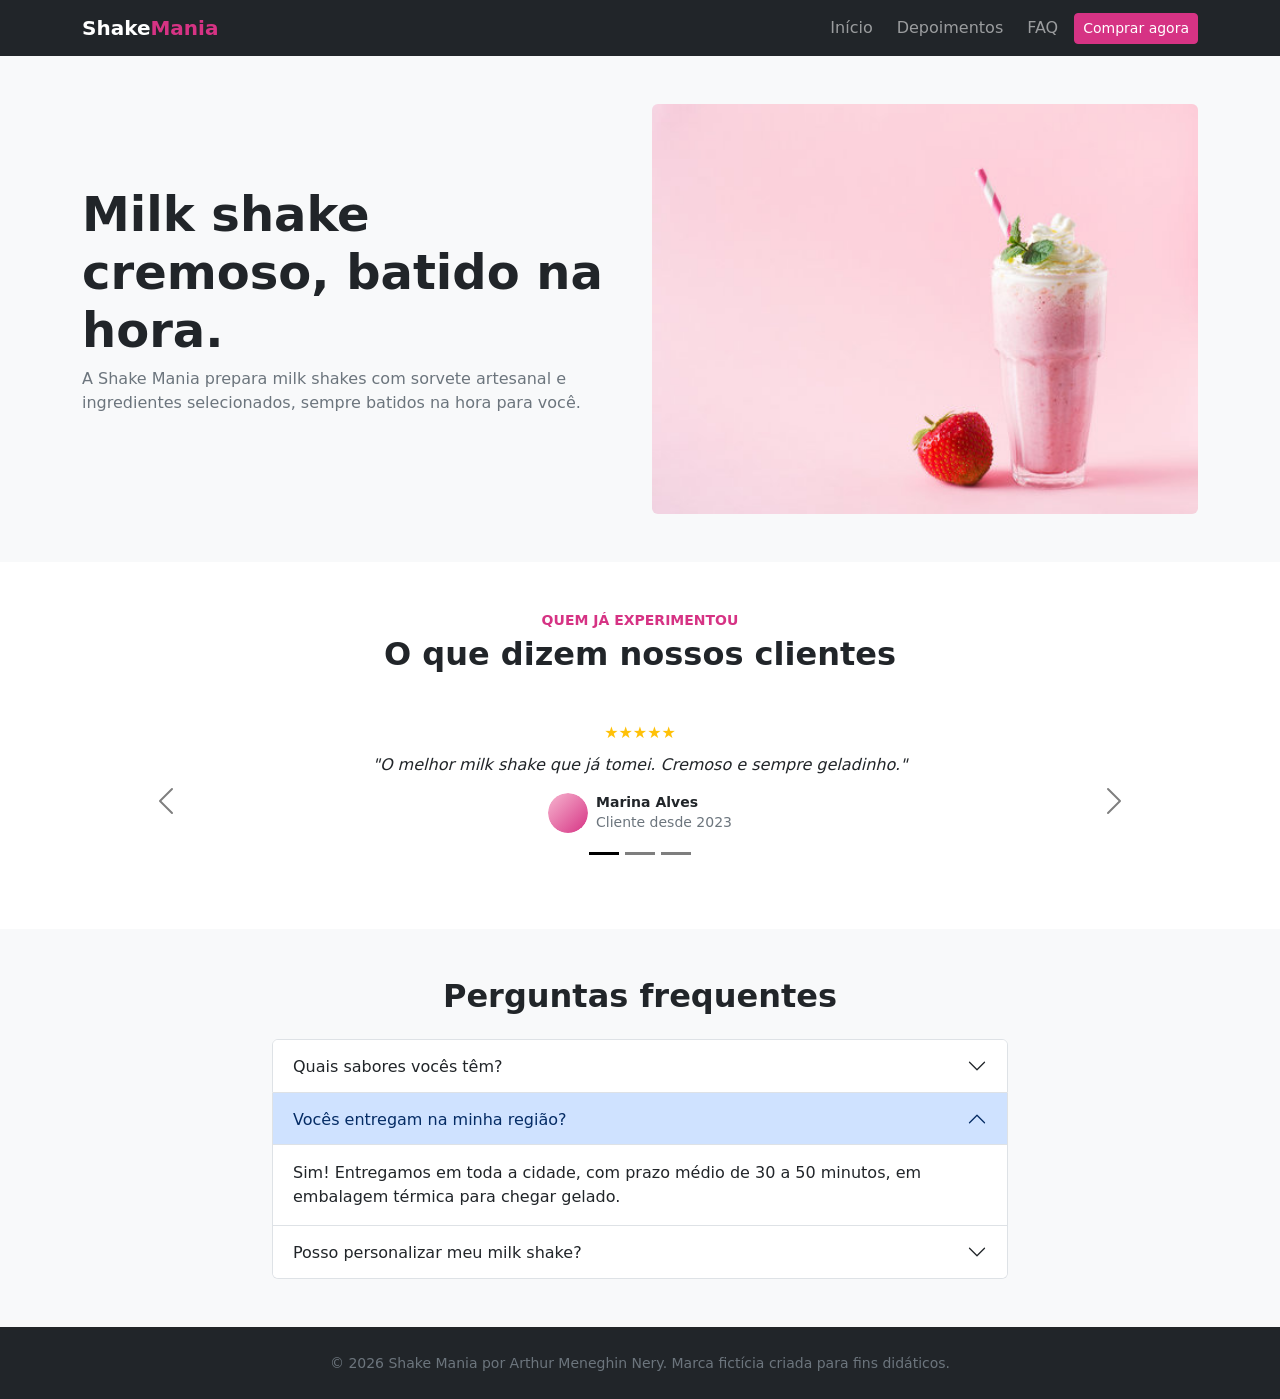
<file: Ex Bootstrap/index.html>
<!DOCTYPE html>
<html lang="pt-BR">
<head>
  <meta charset="UTF-8">
  <meta name="viewport" content="width=device-width, initial-scale=1">
  <title>Shake Mania</title>

  <link href="https://cdn.jsdelivr.net/npm/bootstrap@5.3.3/dist/css/bootstrap.min.css" rel="stylesheet">
  <link href="css/style.css" rel="stylesheet">
</head>
<body>

  <nav class="navbar navbar-expand bg-dark sticky-top" data-bs-theme="dark">
    <div class="container">
      <a class="navbar-brand fw-bold" href="#inicio">Shake<span class="text-shake">Mania</span></a>

      <ul class="navbar-nav ms-auto flex-row align-items-center gap-1 gap-sm-2">
        <li class="nav-item"><a class="nav-link" href="#inicio">Início</a></li>
        <li class="nav-item"><a class="nav-link" href="#depoimentos">Depoimentos</a></li>
        <li class="nav-item"><a class="nav-link" href="#faq">FAQ</a></li>
        <li class="nav-item">
          <button type="button" class="btn btn-shake btn-sm" data-bs-toggle="modal" data-bs-target="#modalPedido">
            Comprar agora
          </button>
        </li>
      </ul>
    </div>
  </nav>

  <div class="modal fade" id="modalPedido" tabindex="-1" aria-labelledby="modalPedidoLabel" aria-hidden="true">
    <div class="modal-dialog">
      <div class="modal-content">
        <div class="modal-header">
          <h1 class="modal-title fs-5" id="modalPedidoLabel">Faça seu pedido:</h1>
          <button type="button" class="btn-close" data-bs-dismiss="modal" aria-label="Fechar"></button>
        </div>

        <div class="modal-body">
          <div class="form-check mb-3">
            <input class="form-check-input" type="checkbox" value="" id="kit">
            <label class="form-check-label" for="kit">Combo degustação (3 minis)</label>
          </div>
          <div class="form-check mb-3">
            <input class="form-check-input" type="checkbox" value="" id="shake1">
            <label class="form-check-label" for="shake1">1 milk shake de 500ml</label>
          </div>
          <div class="form-check">
            <input class="form-check-input" type="checkbox" value="" id="shake5">
            <label class="form-check-label" for="shake5">5 milk shakes de 500ml</label>
          </div>
        </div>

        <div class="modal-footer">
          <button type="button" class="btn btn-primary">Ir para o carrinho</button>
        </div>
      </div>
    </div>
  </div>

  <main>
    <section id="inicio" class="bg-light py-5">
      <div class="container">
        <div class="row align-items-center g-4">
          <div class="col-lg-6">
            <h1 class="display-5 fw-bold">Milk shake cremoso, batido na hora.</h1>
            <p class="lead fs-6 text-secondary">
              A Shake Mania prepara milk shakes com sorvete artesanal e ingredientes
              selecionados, sempre batidos na hora para você.
            </p>
          </div>
          <div class="col-lg-6">
            <img src="./img/milshake.jpg" class="img-fluid rounded w-100" alt="Imagem de destaque da Shake Mania">
          </div>
        </div>
      </div>
    </section>

    <section id="depoimentos" class="bg-white py-5">
      <div class="container text-center">
        <p class="text-shake fw-bold text-uppercase small mb-1">Quem já experimentou</p>
        <h2 class="fw-bold mb-5">O que dizem nossos clientes</h2>

        <div id="carouselDepoimentos" class="carousel slide" data-bs-theme="dark" data-bs-ride="carousel">
          <div class="carousel-indicators">
            <button type="button" data-bs-target="#carouselDepoimentos" data-bs-slide-to="0" class="active" aria-current="true" aria-label="Depoimento 1"></button>
            <button type="button" data-bs-target="#carouselDepoimentos" data-bs-slide-to="1" aria-label="Depoimento 2"></button>
            <button type="button" data-bs-target="#carouselDepoimentos" data-bs-slide-to="2" aria-label="Depoimento 3"></button>
          </div>

          <div class="carousel-inner pb-5">

            <div class="carousel-item active">
              <div class="row justify-content-center">
                <div class="col-md-8 col-lg-6">
                  <div class="text-warning mb-2">★★★★★</div>
                  <p class="fst-italic">"O melhor milk shake que já tomei. Cremoso e sempre geladinho."</p>
                  <div class="d-flex justify-content-center align-items-center gap-2">
                    <img src="img/avatar-1.svg" class="rounded-circle" width="40" height="40" alt="Foto de Marina Alves">
                    <div class="text-start lh-sm">
                      <strong class="d-block small">Marina Alves</strong>
                      <small class="text-secondary">Cliente desde 2023</small>
                    </div>
                  </div>
                </div>
              </div>
            </div>

            <div class="carousel-item">
              <div class="row justify-content-center">
                <div class="col-md-8 col-lg-6">
                  <div class="text-warning mb-2">★★★★</div>
                  <p class="fst-italic">"O sabor de morango é incrível e a porção é bem generosa. Virou meu vício."</p>
                  <div class="d-flex justify-content-center align-items-center gap-2">
                    <img src="img/avatar-2.svg" class="rounded-circle" width="40" height="40" alt="Foto de Rafael Costa">
                    <div class="text-start lh-sm">
                      <strong class="d-block small">Rafael Costa</strong>
                      <small class="text-secondary">Cliente desde 2024</small>
                    </div>
                  </div>
                </div>
              </div>
            </div>

            <div class="carousel-item">
              <div class="row justify-content-center">
                <div class="col-md-8 col-lg-6">
                  <div class="text-warning mb-2">★★★</div>
                  <p class="fst-italic">"Adoro saber que usam ingredientes de qualidade. Entrega rápida e atendimento ótimo."</p>
                  <div class="d-flex justify-content-center align-items-center gap-2">
                    <img src="img/avatar-3.svg" class="rounded-circle" width="40" height="40" alt="Foto de Camila Souza">
                    <div class="text-start lh-sm">
                      <strong class="d-block small">Camila Souza</strong>
                      <small class="text-secondary">Cliente desde 2025</small>
                    </div>
                  </div>
                </div>
              </div>
            </div>
          </div>

          <button class="carousel-control-prev" type="button" data-bs-target="#carouselDepoimentos" data-bs-slide="prev">
            <span class="carousel-control-prev-icon" aria-hidden="true"></span>
            <span class="visually-hidden">Anterior</span>
          </button>
          <button class="carousel-control-next" type="button" data-bs-target="#carouselDepoimentos" data-bs-slide="next">
            <span class="carousel-control-next-icon" aria-hidden="true"></span>
            <span class="visually-hidden">Próximo</span>
          </button>
        </div>
      </div>
    </section>

    <section id="faq" class="bg-light py-5">
      <div class="container">
        <h2 class="fw-bold text-center mb-4">Perguntas frequentes</h2>

        <div class="row justify-content-center">
          <div class="col-lg-8">
            <div class="accordion" id="accordionFaq">

              <div class="accordion-item">
                <h3 class="accordion-header">
                  <button class="accordion-button collapsed" type="button" data-bs-toggle="collapse" data-bs-target="#faq1" aria-expanded="false" aria-controls="faq1">
                    Quais sabores vocês têm?
                  </button>
                </h3>
                <div id="faq1" class="accordion-collapse collapse" data-bs-parent="#accordionFaq">
                  <div class="accordion-body">
                    Temos morango, chocolate, baunilha, ovomaltine e doce de leite, além de sabores especiais que mudam todo mês.
                  </div>
                </div>
              </div>

              <div class="accordion-item">
                <h3 class="accordion-header">
                  <button class="accordion-button" type="button" data-bs-toggle="collapse" data-bs-target="#faq2" aria-expanded="true" aria-controls="faq2">
                    Vocês entregam na minha região?
                  </button>
                </h3>
                <div id="faq2" class="accordion-collapse collapse show" data-bs-parent="#accordionFaq">
                  <div class="accordion-body">
                    Sim! Entregamos em toda a cidade, com prazo médio de 30 a 50 minutos, em embalagem térmica para chegar gelado.
                  </div>
                </div>
              </div>

              <div class="accordion-item">
                <h3 class="accordion-header">
                  <button class="accordion-button collapsed" type="button" data-bs-toggle="collapse" data-bs-target="#faq3" aria-expanded="false" aria-controls="faq3">
                    Posso personalizar meu milk shake?
                  </button>
                </h3>
                <div id="faq3" class="accordion-collapse collapse" data-bs-parent="#accordionFaq">
                  <div class="accordion-body">
                    Pode sim! Você escolhe o sabor, a cobertura e pode adicionar chantilly, calda ou granulado.
                  </div>
                </div>
              </div>

            </div>
          </div>
        </div>
      </div>
    </section>
  </main>

  <footer class="bg-dark text-light text-center py-4">
    <small class="text-secondary">© 2026 Shake Mania por Arthur Meneghin Nery. Marca fictícia criada para fins didáticos.</small>
  </footer>

  <script src="https://cdn.jsdelivr.net/npm/bootstrap@5.3.3/dist/js/bootstrap.bundle.min.js"></script>
</body>
</html>
</file>
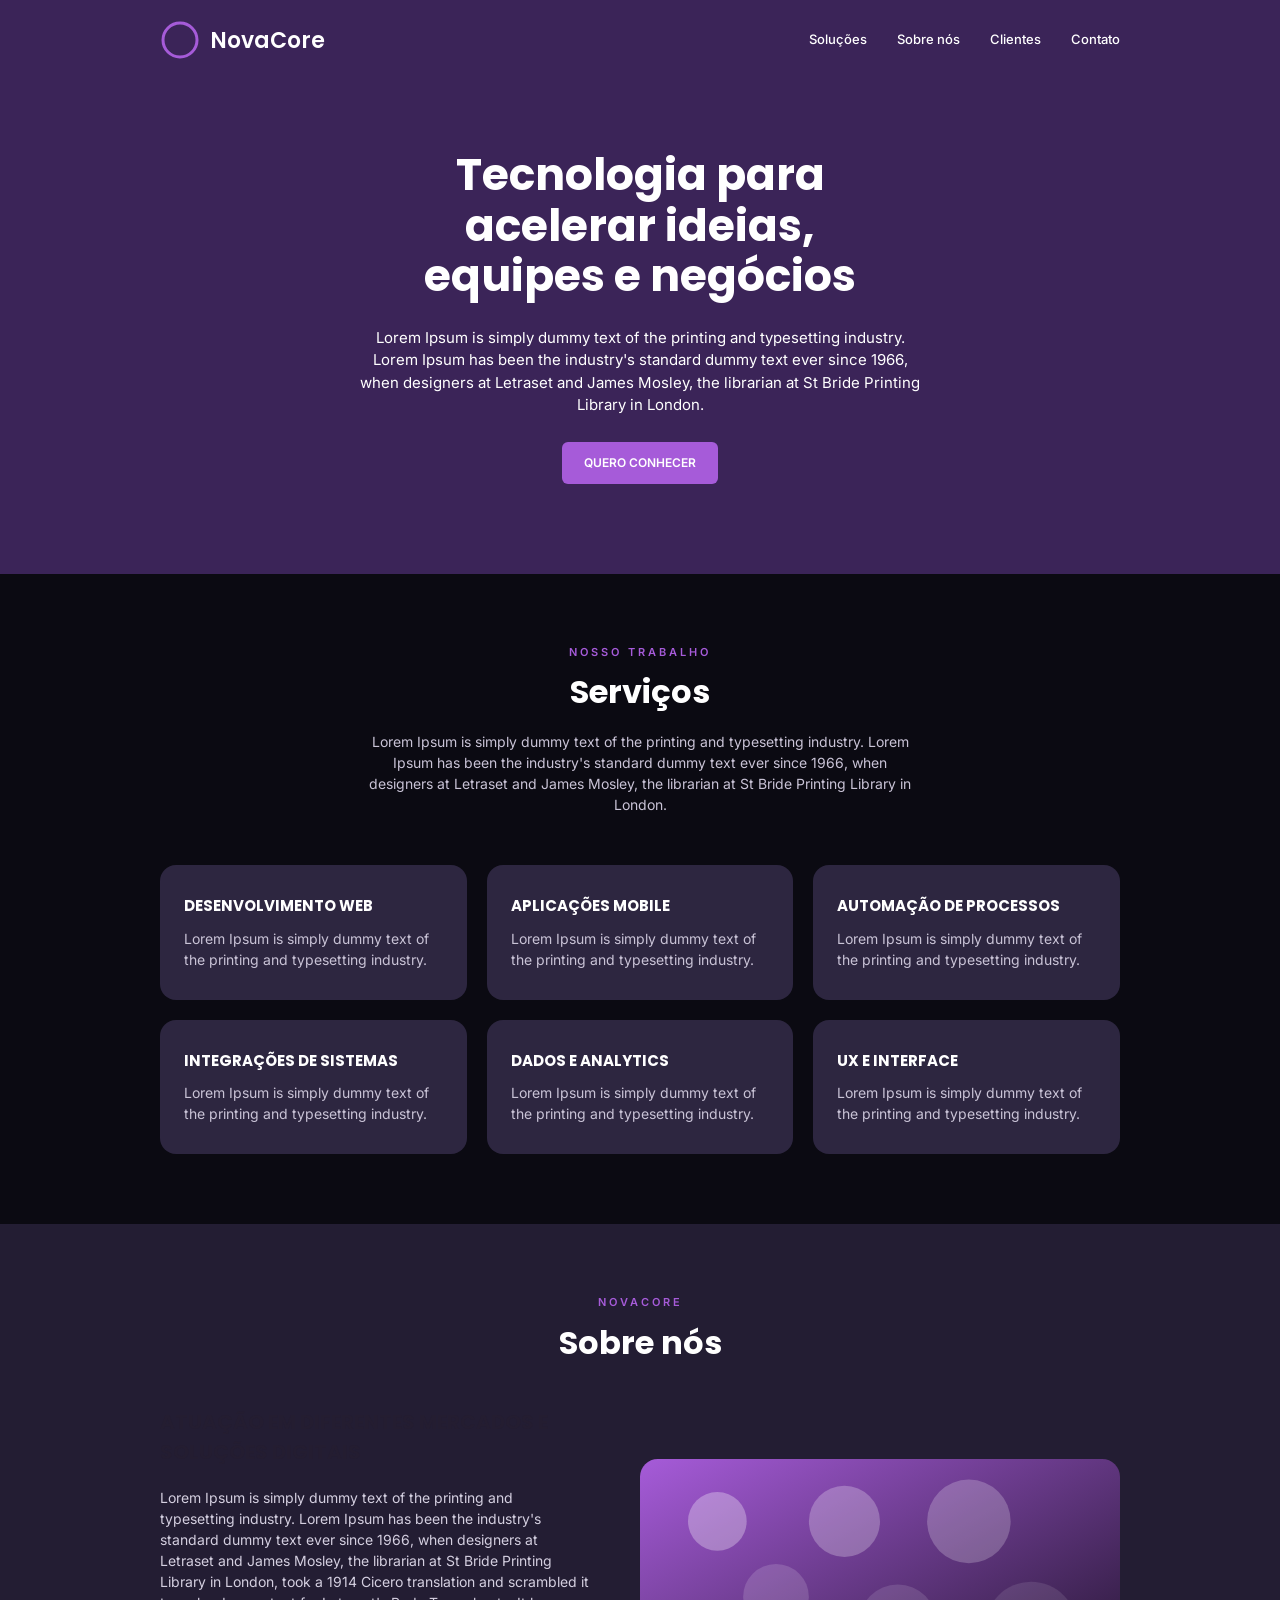
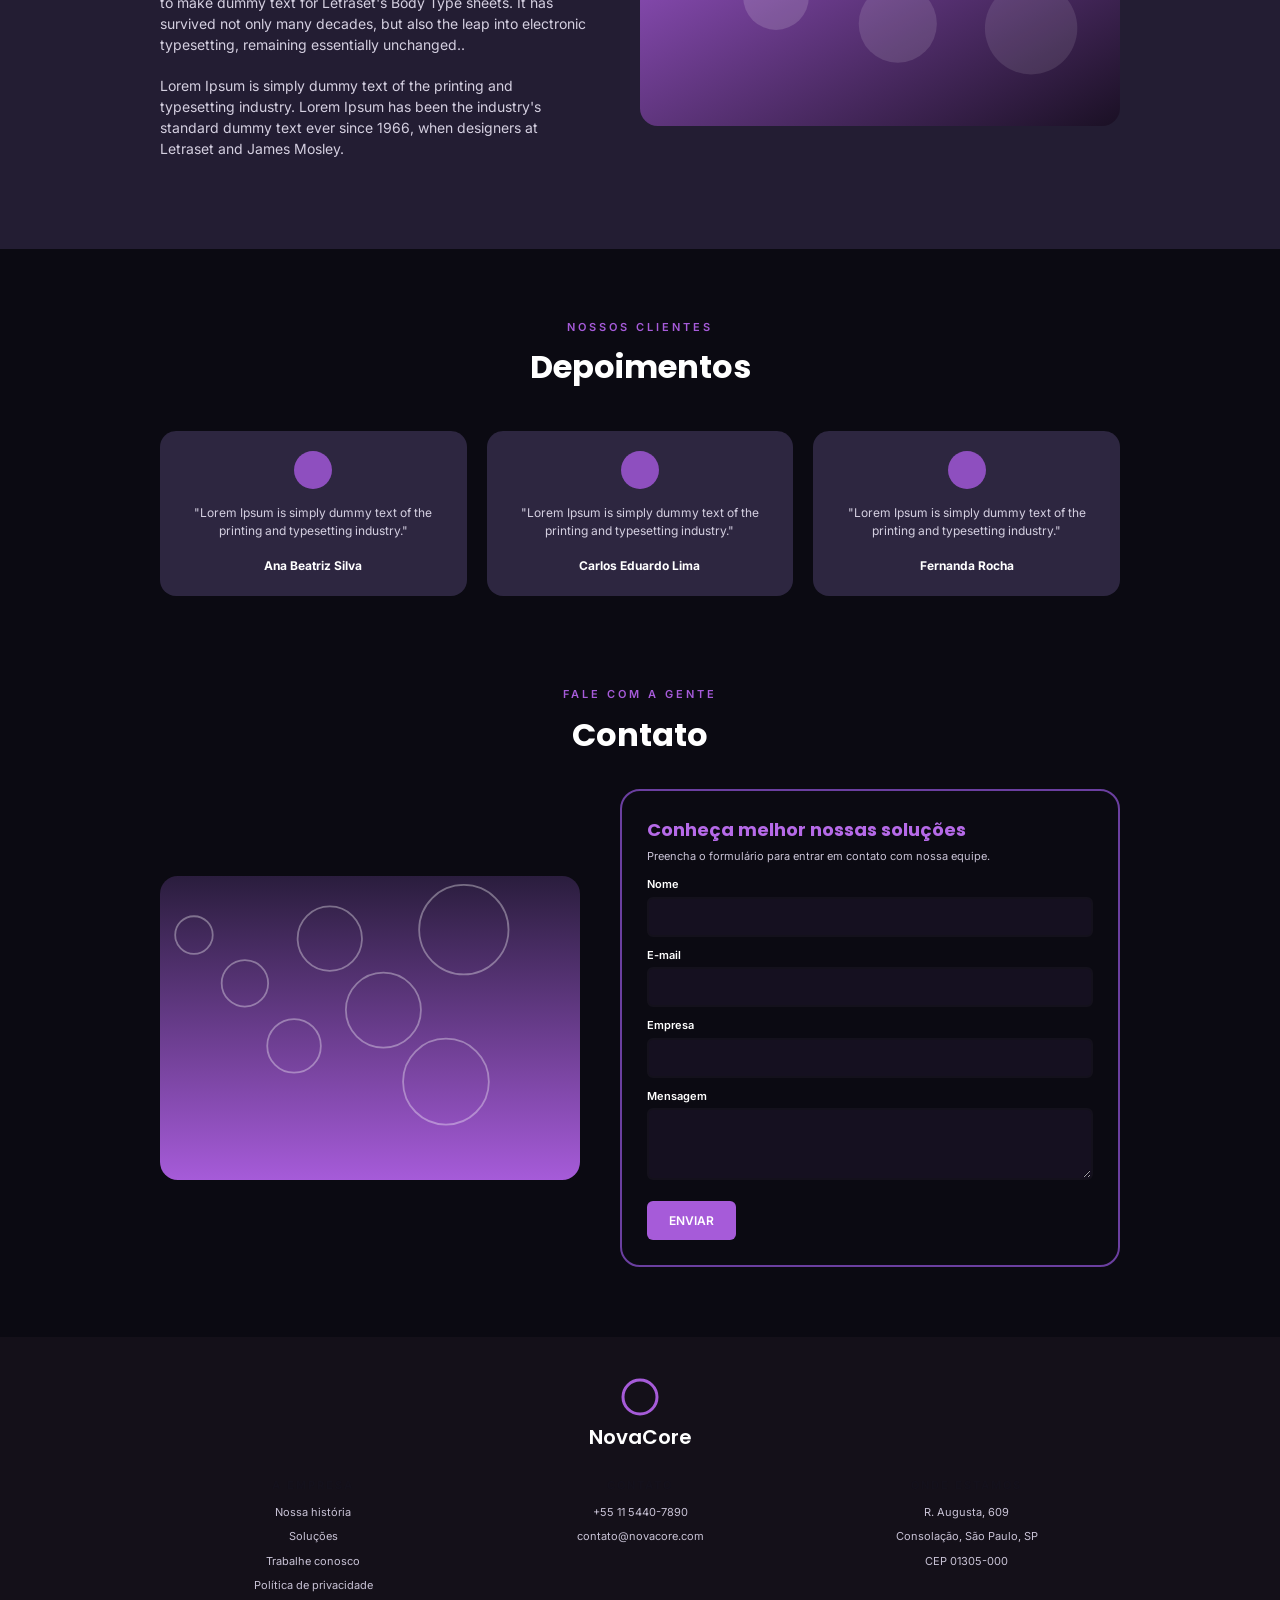
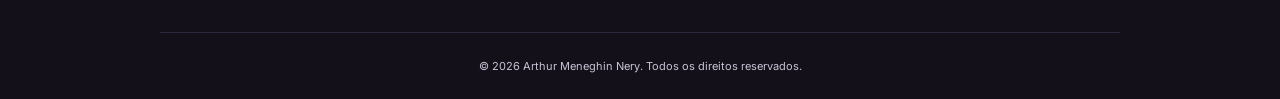
<file: Ex Revisao/index.html>
<!DOCTYPE html>
<html lang="pt-BR">
<head>
  <meta charset="UTF-8">
  <meta name="viewport" content="width=device-width, initial-scale=1.0">
  <title>NovaCore</title>
  <link rel="preconnect" href="https://fonts.googleapis.com">
  <link rel="preconnect" href="https://fonts.gstatic.com" crossorigin>
  <link href="https://fonts.googleapis.com/css2?family=Inter:wght@400;500;600&family=Poppins:wght@500;600;700&display=swap" rel="stylesheet">
  <link rel="stylesheet" href="css/style.css">
</head>

<body>

    <header class="topo">
    <nav class="menu container">
      <a href="#" class="logo">
        <img src="img/logo.svg" alt="Logo NovaCore">
        <span>NovaCore</span>
      </a>

      <ul class="menu-links">
        <li><a href="#servicos">Soluções</a></li>
        <li><a href="#sobre">Sobre nós</a></li>
        <li><a href="#clientes">Clientes</a></li>
        <li><a href="#contato">Contato</a></li>
      </ul>
    </nav>

    <div class="hero">
      <h1>Tecnologia para acelerar ideias,<br>equipes e negócios</h1>
      <p>Lorem Ipsum is simply dummy text of the printing and typesetting industry. Lorem Ipsum has been the industry's standard dummy text ever since 1966, when designers at Letraset and James Mosley, the librarian at St Bride Printing Library in London.</p>
      <a href="#servicos" class="botao">Quero conhecer</a>
    </div>
  </header>

  <main>

    <section id="servicos" class="secao secao-escura">
      <div class="container">
        <p class="subtitulo">Nosso trabalho</p>
        <h2>Serviços</h2>
        <p class="texto-secao">Lorem Ipsum is simply dummy text of the printing and typesetting industry. Lorem Ipsum has been the industry's standard dummy text ever since 1966, when designers at Letraset and James Mosley, the librarian at St Bride Printing Library in London.</p>

        <div class="grade-servicos">
          <article class="card">
            <h3>Desenvolvimento web</h3>
            <p>Lorem Ipsum is simply dummy text of the printing and typesetting industry.</p>
          </article>

          <article class="card">
            <h3>Aplicações mobile</h3>
            <p>Lorem Ipsum is simply dummy text of the printing and typesetting industry. </p>
          </article>

          <article class="card">
            <h3>Automação de processos</h3>
            <p>Lorem Ipsum is simply dummy text of the printing and typesetting industry. </p>
          </article>

          <article class="card">
            <h3>Integrações de sistemas</h3>
            <p>Lorem Ipsum is simply dummy text of the printing and typesetting industry. </p>
          </article>

          <article class="card">
            <h3>Dados e analytics</h3>
            <p>Lorem Ipsum is simply dummy text of the printing and typesetting industry. </p>
          </article>

          <article class="card">
            <h3>UX e interface</h3>
            <p>Lorem Ipsum is simply dummy text of the printing and typesetting industry. </p>
          </article>
        </div>
      </div>
    </section>

    <section id="sobre" class="secao secao-media">
      <div class="container">
        <p class="subtitulo">NovaCore</p>
        <h2>Sobre nós</h2>

        <div class="sobre">
          <div class="sobre-texto">
            <h3>Atuação em diferentes mercados e soluções digitais</h3>
            <p>Lorem Ipsum is simply dummy text of the printing and typesetting industry. Lorem Ipsum has been the industry's standard dummy text ever since 1966, when designers at Letraset and James Mosley, the librarian at St Bride Printing Library in London, took a 1914 Cicero translation and scrambled it to make dummy text for Letraset's Body Type sheets. It has survived not only many decades, but also the leap into electronic typesetting, remaining essentially unchanged..</p>
            <p>Lorem Ipsum is simply dummy text of the printing and typesetting industry. Lorem Ipsum has been the industry's standard dummy text ever since 1966, when designers at Letraset and James Mosley.</p>
          </div>

          <img src="img/sobre.svg" alt="Ilustração com círculos roxos" class="sobre-imagem">
        </div>
      </div>
    </section>

    <section id="clientes" class="secao secao-escura">
      <div class="container">
        <p class="subtitulo">Nossos clientes</p>
        <h2>Depoimentos</h2>

        <div class="grade-depoimentos">
          <article class="card depoimento">
            <div class="avatar"></div>
            <p>"Lorem Ipsum is simply dummy text of the printing and typesetting industry."</p>
            <strong>Ana Beatriz Silva</strong>
          </article>

          <article class="card depoimento">
            <div class="avatar"></div>
            <p>"Lorem Ipsum is simply dummy text of the printing and typesetting industry."</p>
            <strong>Carlos Eduardo Lima</strong>
          </article>

          <article class="card depoimento">
            <div class="avatar"></div>
            <p>"Lorem Ipsum is simply dummy text of the printing and typesetting industry."</p>
            <strong>Fernanda Rocha</strong>
          </article>
        </div>
      </div>
    </section>

    <section id="contato" class="secao secao-escura secao-contato">
      <div class="container">
        <p class="subtitulo">Fale com a gente</p>
        <h2>Contato</h2>

        <div class="contato">
          <img src="img/contato.svg" alt="Ilustração com círculos" class="contato-imagem">

          <form class="formulario">
            <h3>Conheça melhor nossas soluções</h3>
            <p class="formulario-texto">Preencha o formulário para entrar em contato com nossa equipe.</p>

            <label for="nome">Nome</label>
            <input type="text" id="nome" name="nome">

            <label for="email">E-mail</label>
            <input type="email" id="email" name="email">

            <label for="empresa">Empresa</label>
            <input type="text" id="empresa" name="empresa">

            <label for="mensagem">Mensagem</label>
            <textarea id="mensagem" name="mensagem" rows="3"></textarea>

            <button type="submit" class="botao">Enviar</button>
          </form>
        </div>
      </div>
    </section>

  </main>

  <footer class="rodape">
    <div class="container">
      <div class="rodape-logo">
        <img src="img/logo.svg" alt="Logo NovaCore">
        <span>NovaCore</span>
      </div>

      <div class="rodape-colunas">
        <div>
          <h4>A empresa</h4>
          <p>Nossa história</p>
          <p>Soluções</p>
          <p>Trabalhe conosco</p>
          <p>Política de privacidade</p>
        </div>

        <div>
          <h4>Contato</h4>
          <p>+55 11 5440-7890</p>
          <p>contato@novacore.com</p>
        </div>

        <div>
          <h4>Onde estamos</h4>
          <p>R. Augusta, 609</p>
          <p> Consolação, São Paulo, SP</p>
          <p>CEP  01305-000</p>
        </div>
      </div>

      <p class="copyright">© 2026 Arthur Meneghin Nery. Todos os direitos reservados.</p>
    </div>
  </footer>

</body>
</html>
</file>
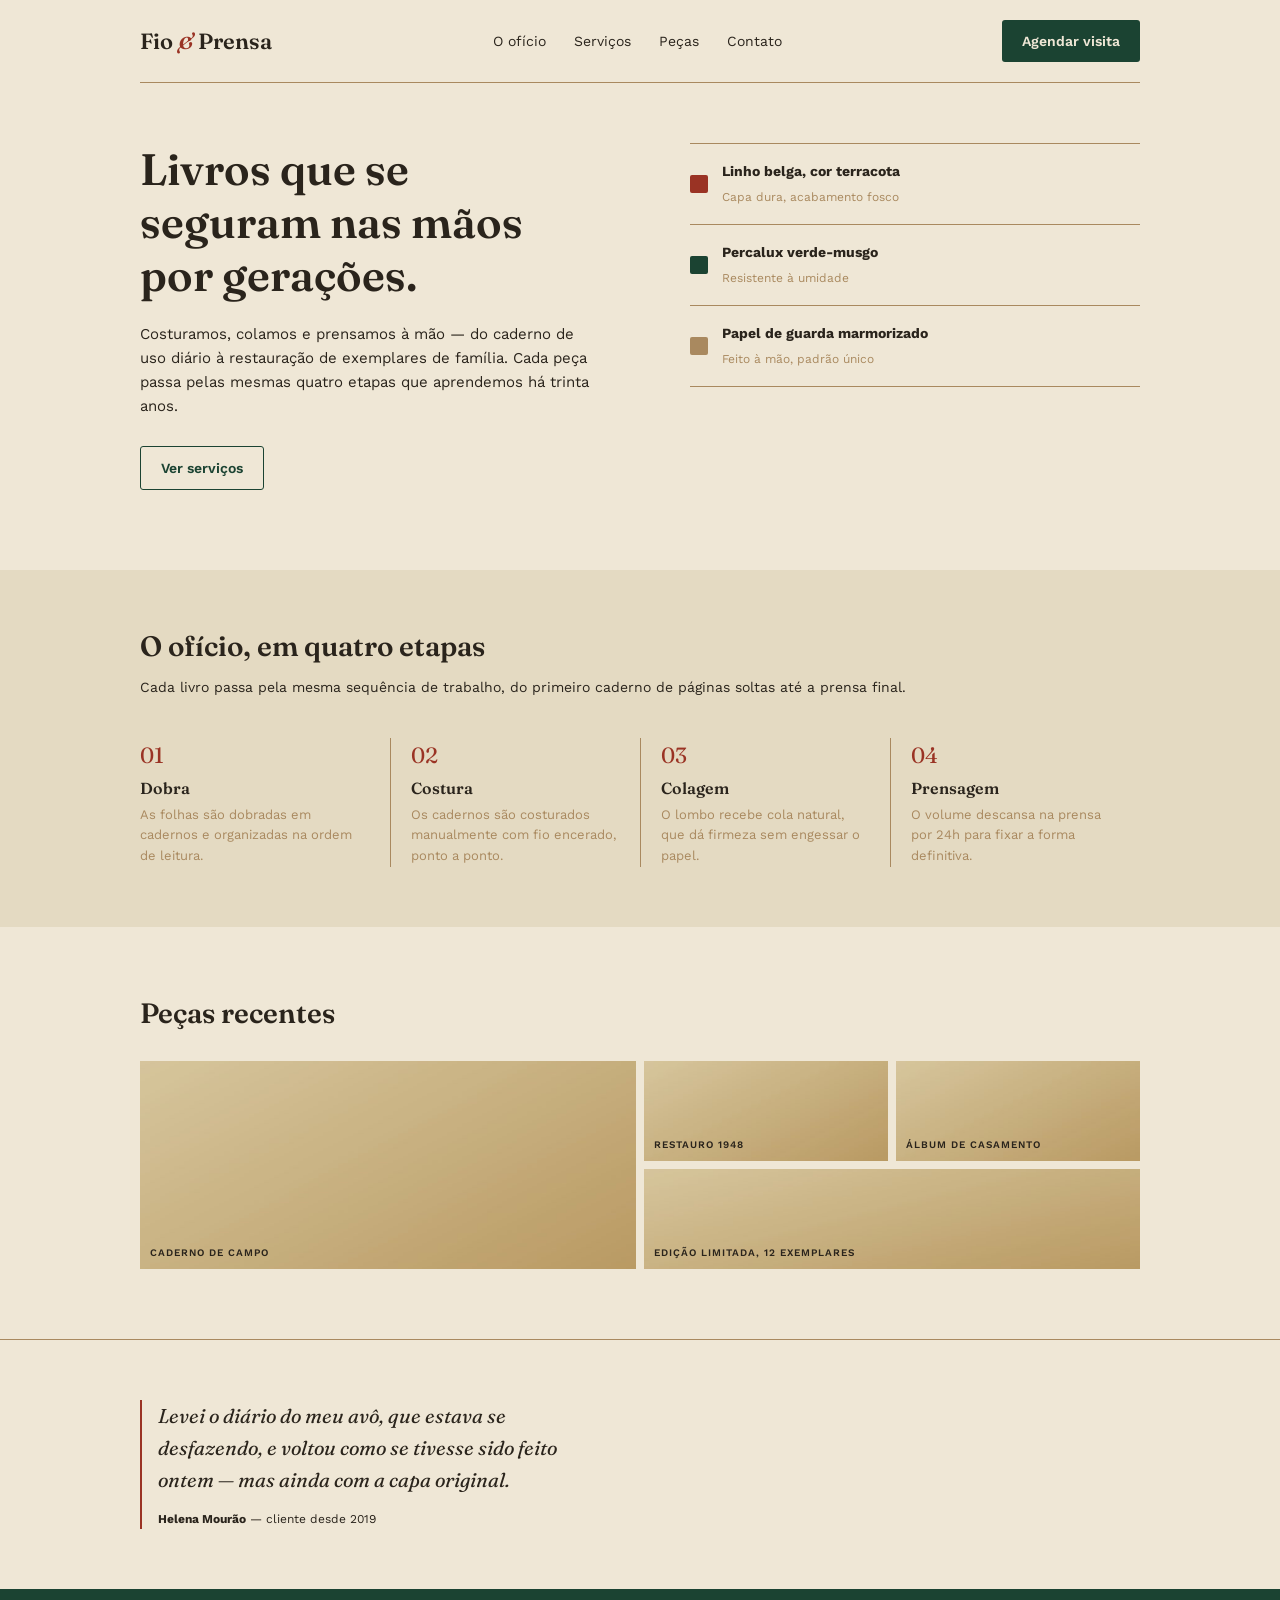
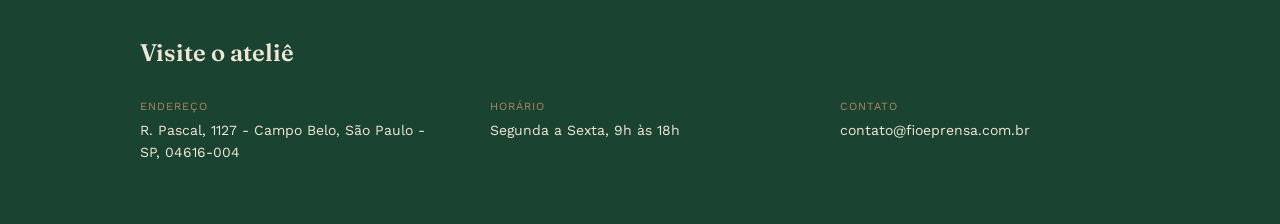
<file: Ex Tailwind/index.html>
<!DOCTYPE html>
<html lang="pt-br">
<head>
  <meta charset="UTF-8">
  <meta name="viewport" content="width=device-width, initial-scale=1.0">
  <title>Fio &amp; Prensa | Ateliê de encadernação artesanal</title>
  <link rel="preconnect" href="https://fonts.googleapis.com">
  <link rel="preconnect" href="https://fonts.gstatic.com" crossorigin>
  <link href="https://fonts.googleapis.com/css2?family=Fraunces:ital,wght@0,600;1,500&family=Work+Sans:wght@400;500;600&display=swap" rel="stylesheet">

  <link rel="stylesheet" href="./css/style.css">
</head>
<body>

  <header class="menu">
    <div class="container menu-conteudo">
      <a href="#" class="logo">Fio <span>&amp;</span> Prensa</a>

      <nav>
        <ul class="menu-links">
          <li><a href="#oficio">O ofício</a></li>
          <li><a href="#servicos">Serviços</a></li>
          <li><a href="#pecas">Peças</a></li>
          <li><a href="#contato">Contato</a></li>
        </ul>
      </nav>

      <a href="#contato" class="botao botao-verde">Agendar visita</a>
    </div>
  </header>

  <section class="hero" id="servicos">
    <div class="container hero-conteudo">
      <div class="hero-texto">
        <h1>Livros que se seguram nas mãos por gerações.</h1>
        <p>
          Costuramos, colamos e prensamos à mão — do caderno de uso diário
          à restauração de exemplares de família. Cada peça passa pelas
          mesmas quatro etapas que aprendemos há trinta anos.
        </p>
        <a href="#oficio" class="botao botao-contorno">Ver serviços</a>
      </div>

      <ul class="materiais">
        <li>
          <span class="cor cor-linho"></span>
          <div>
            <strong>Linho belga, cor terracota</strong>
            <small>Capa dura, acabamento fosco</small>
          </div>
        </li>
        <li>
          <span class="cor cor-percalux"></span>
          <div>
            <strong>Percalux verde-musgo</strong>
            <small>Resistente à umidade</small>
          </div>
        </li>
        <li>
          <span class="cor cor-papel"></span>
          <div>
            <strong>Papel de guarda marmorizado</strong>
            <small>Feito à mão, padrão único</small>
          </div>
        </li>
      </ul>
    </div>
  </section>

  <section class="sobre" id="oficio">
    <div class="container">
      <h2>O ofício, em quatro etapas</h2>
      <p class="sobre-intro">
        Cada livro passa pela mesma sequência de trabalho, do primeiro
        caderno de páginas soltas até a prensa final.
      </p>

      <div class="etapas">
        <div class="etapa">
          <span class="numero">01</span>
          <h3>Dobra</h3>
          <p>As folhas são dobradas em cadernos e organizadas na ordem de leitura.</p>
        </div>

        <div class="etapa">
          <span class="numero">02</span>
          <h3>Costura</h3>
          <p>Os cadernos são costurados manualmente com fio encerado, ponto a ponto.</p>
        </div>

        <div class="etapa">
          <span class="numero">03</span>
          <h3>Colagem</h3>
          <p>O lombo recebe cola natural, que dá firmeza sem engessar o papel.</p>
        </div>

        <div class="etapa">
          <span class="numero">04</span>
          <h3>Prensagem</h3>
          <p>O volume descansa na prensa por 24h para fixar a forma definitiva.</p>
        </div>
      </div>
    </div>
  </section>

  <section class="galeria" id="pecas">
    <div class="container">
      <h2>Peças recentes</h2>

      <div class="grade">
        <figure class="item item-grande">
          <img src="./images/caderno-de-campo.jpg" alt="Caderno de campo encadernado à mão">
          <figcaption>Caderno de campo</figcaption>
        </figure>

        <figure class="item">
          <img src="./images/restauro-1948.jpg" alt="Livro restaurado de 1948">
          <figcaption>Restauro 1948</figcaption>
        </figure>

        <figure class="item">
          <img src="./images/album-de-casamento.jpg" alt="Álbum de casamento encadernado">
          <figcaption>Álbum de casamento</figcaption>
        </figure>

        <figure class="item item-largo">
          <img src="./images/edicao-limitada.jpg" alt="Edição limitada de 12 exemplares">
          <figcaption>Edição limitada, 12 exemplares</figcaption>
        </figure>
      </div>
    </div>
  </section>

  <section class="depoimento">
    <div class="container">
      <blockquote>
        <p>
          Levei o diário do meu avô, que estava se desfazendo, e voltou como
          se tivesse sido feito ontem — mas ainda com a capa original.
        </p>
        <footer><strong>Helena Mourão</strong> — cliente desde 2019</footer>
      </blockquote>
    </div>
  </section>

  <footer class="rodape" id="contato">
    <div class="container">
      <h2>Visite o ateliê</h2>

      <div class="rodape-colunas">
        <div>
          <span class="rodape-titulo">Endereço</span>
          <p>R. Pascal, 1127 - Campo Belo, São Paulo - SP, 04616-004</p>
        </div>
        <div>
          <span class="rodape-titulo">Horário</span>
          <p>Segunda a Sexta, 9h às 18h</p>
        </div>
        <div>
          <span class="rodape-titulo">Contato</span>
          <p>contato@fioeprensa.com.br</p>
        </div>
      </div>
    </div>
  </footer>

</body>
</html>
</file>
<file: Ex Bootstrap/css/style.css>
:root {
  --cor-shake: var(--bs-pink);
}

.text-shake {
  color: var(--cor-shake);
}

.btn-shake {
  --bs-btn-color: #fff;
  --bs-btn-bg: var(--cor-shake);
  --bs-btn-border-color: var(--cor-shake);
  --bs-btn-hover-color: #fff;
  --bs-btn-hover-bg: #b02a6b;
  --bs-btn-hover-border-color: #b02a6b;
  --bs-btn-active-color: #fff;
  --bs-btn-active-bg: #b02a6b;
  --bs-btn-active-border-color: #b02a6b;
}
</file>
<file: Ex Revisao/css/style.css>
* {
  margin: 0;
  padding: 0;
  box-sizing: border-box;
}

body {
  font-family: 'Inter', sans-serif;
  background-color: #0b0912;
  color: #ffffff;
  line-height: 1.5;
}

a {
  text-decoration: none;
  color: inherit;
}

ul {
  list-style: none;
}

.container {
  max-width: 1000px;
  margin: 0 auto;
  padding: 0 20px;
}

.topo {
  background-color: #3B2458;
  padding-bottom: 90px;
}

.menu {
  display: flex;
  justify-content: space-between;
  align-items: center;
  padding-top: 20px;
  padding-bottom: 20px;
}

.logo {
  display: flex;
  align-items: center;
  gap: 10px;
  font-family: 'Poppins', sans-serif;
  font-size: 22px;
  font-weight: 600;
}

.menu-links {
  display: flex;
  gap: 30px;
  font-size: 13px;
  font-weight: 500;
}

.hero {
  max-width: 600px;
  margin: 70px auto 0;
  padding: 0 20px;
  text-align: center;
}

.hero h1 {
  font-family: 'Poppins', sans-serif;
  font-size: 44px;
  line-height: 1.15;
  margin-bottom: 25px;
}

.hero p {
  font-size: 15px;
  margin-bottom: 25px;
}

.botao {
  display: inline-block;
  background-color: #a65bd9;
  color: #ffffff;
  border: none;
  border-radius: 6px;
  padding: 12px 22px;
  font-family: 'Inter', sans-serif;
  font-size: 12px;
  font-weight: 600;
  text-transform: uppercase;
  cursor: pointer;
}

.botao:hover {
  background-color: #8e44c4;
}

.secao {
  padding: 70px 0;
  text-align: center;
}

.secao-escura {
  background-color: #0B0A12;
}

.secao-media {
  background-color: #231d33;
}

.subtitulo {
  color: #a65bd9;
  font-size: 11px;
  font-weight: 600;
  letter-spacing: 3px;
  text-transform: uppercase;
  margin-bottom: 8px;
}

.secao h2 {
  font-family: 'Poppins', sans-serif;
  font-size: 32px;
  margin-bottom: 15px;
}

.texto-secao {
  max-width: 560px;
  margin: 0 auto 50px;
  font-size: 14px;
  color: #c9c3d6;
}

.card {
  background-color: #2d2640;
  border-radius: 16px;
  padding: 30px 24px;
  text-align: left;
}

.grade-servicos {
  display: grid;
  grid-template-columns: repeat(3, 1fr);
  gap: 20px;
}

.grade-servicos h3 {
  font-family: 'Poppins', sans-serif;
  font-size: 15px;
  text-transform: uppercase;
  margin-bottom: 10px;
}

.grade-servicos p {
  font-size: 14px;
  color: #c9c3d6;
}

.sobre {
  display: flex;
  align-items: center;
  gap: 50px;
  margin-top: 40px;
  text-align: left;
}

.sobre-texto {
  flex: 1;
}

.sobre-texto h3 {
  font-family: 'Poppins', sans-serif;
  font-size: 20px;
  color: #241D31;
  text-transform: uppercase;
  margin-bottom: 20px;
}

.sobre-texto p {
  font-size: 14px;
  color: #d4cfe0;
  margin-bottom: 20px;
}

.sobre-imagem {
  flex: 1;
  width: 100%;
  max-width: 480px;
}

.grade-depoimentos {
  display: grid;
  grid-template-columns: repeat(3, 1fr);
  gap: 20px;
  margin-top: 40px;
}

.depoimento {
  text-align: center;
  padding: 20px 24px;
}

.avatar {
  width: 38px;
  height: 38px;
  background-color: #8e4fbf;
  border-radius: 50%;
  margin: 0 auto 15px;
}

.depoimento p {
  font-size: 12px;
  color: #d4cfe0;
  margin-bottom: 12px;
}

.depoimento strong {
  font-size: 12px;
}

.secao-contato {
  padding-top: 20px;
}

.contato {
  display: flex;
  align-items: center;
  gap: 40px;
  margin-top: 30px;
  text-align: left;
}

.contato-imagem {
  flex: 1;
  width: 100%;
  max-width: 420px;
}

.formulario {
  flex: 1.2;
  background-color: #0B0A12;
  border: 2px solid #6b3fa0;
  border-radius: 20px;
  padding: 25px;
}

.formulario h3 {
  font-family: 'Poppins', sans-serif;
  font-size: 18px;
  color: #b66ae8;
  margin-bottom: 5px;
}

.formulario-texto {
  font-size: 11px;
  color: #c9c3d6;
  margin-bottom: 12px;
}

.formulario label {
  display: block;
  font-size: 11px;
  font-weight: 600;
  margin-top: 10px;
  margin-bottom: 4px;
}

.formulario input,
.formulario textarea {
  width: 100%;
  background-color: #151020;
  border: 2px solid #14111C;
  border-radius: 6px;
  padding: 10px;
  color: #ffffff;
  font-family: 'Inter', sans-serif;
}

.formulario textarea {
  resize: vertical;
}

.formulario .botao {
  margin-top: 15px;
}

.rodape {
  background-color: #141019;
  padding: 40px 0 25px;
  text-align: center;
}

.rodape-logo {
  display: flex;
  flex-direction: column;
  align-items: center;
  gap: 5px;
  font-family: 'Poppins', sans-serif;
  font-size: 20px;
  font-weight: 600;
  margin-bottom: 25px;
}

.rodape-colunas {
  display: flex;
  justify-content: space-between;
  gap: 20px;
  padding-bottom: 30px;
  border-bottom: 1px solid #2d2640;
}

.rodape-colunas div {
  flex: 1;
}

.rodape-colunas h4 {
  color:#14111C;
  font-size: 11px;
  letter-spacing: 2px;
  text-transform: uppercase;
  margin-bottom: 10px;
}

.rodape-colunas p {
  font-size: 11px;
  color: #c9c3d6;
  margin-bottom: 8px;
}

.copyright {
  font-size: 11px;
  color: #c9c3d6;
  margin-top: 25px;
}

@media (max-width: 800px) {
  .menu {
    flex-direction: column;
    gap: 15px;
  }

  .hero h1 {
    font-size: 30px;
  }

  .grade-servicos,
  .grade-depoimentos {
    grid-template-columns: 1fr;
  }

  .sobre,
  .contato,
  .rodape-colunas {
    flex-direction: column;
  }
}
</file>
<file: Ex Tailwind/css/style.css>
:root {
  --verde: #1B4332;
  --offwhite: #EFE7D6;
  --preto: #2A241C;
  --vermelho: #9A3324;
  --dourado: #A9895F;
  --bege-escuro: #E4DAC2;
}

* {
  margin: 0;
  padding: 0;
  box-sizing: border-box;
}

body {
  font-family: "Work Sans", sans-serif;
  background-color: var(--offwhite);
  color: var(--preto);
  line-height: 1.6;
}

h1, h2, h3 {
  font-family: "Fraunces", serif;
  font-weight: 600;
  line-height: 1.2;
}

a {
  text-decoration: none;
  color: inherit;
}

ul {
  list-style: none;
}

.container {
  width: 90%;
  max-width: 1000px;
  margin: 0 auto;
}

.botao {
  display: inline-block;
  padding: 10px 20px;
  font-size: 14px;
  font-weight: 600;
  border-radius: 3px;
}

.botao-verde {
  background-color: var(--verde);
  color: var(--offwhite);
}

.botao-contorno {
  border: 1px solid var(--verde);
  color: var(--verde);
}

.menu {
  padding: 20px 0;
}

.menu-conteudo {
  display: flex;
  align-items: center;
  justify-content: space-between;
  padding-bottom: 20px;
  border-bottom: 1px solid var(--dourado);
}

.logo {
  font-family: "Fraunces", serif;
  font-size: 22px;
  font-weight: 600;
}

.logo span {
  color: var(--vermelho);
  font-style: italic;
}

.menu-links {
  display: flex;
  gap: 28px;
  font-size: 14px;
}

.menu-links a:hover {
  color: var(--vermelho);
}

.hero {
  padding: 40px 0 80px;
}

.hero-conteudo {
  display: flex;
  justify-content: space-between;
  gap: 60px;
}

.hero-texto {
  width: 45%;
}

.hero h1 {
  font-size: 44px;
  margin-bottom: 20px;
}

.hero-texto p {
  margin-bottom: 28px;
  font-size: 15px;
}

.materiais {
  width: 45%;
  border-top: 1px solid var(--dourado);
}

.materiais li {
  display: flex;
  align-items: center;
  gap: 14px;
  padding: 16px 0;
  border-bottom: 1px solid var(--dourado);
}

.materiais strong {
  display: block;
  font-size: 14px;
}

.materiais small {
  font-size: 12px;
  color: var(--dourado);
}

.cor {
  width: 18px;
  height: 18px;
  border-radius: 2px;
}

.cor-linho    { background-color: var(--vermelho); }
.cor-percalux { background-color: var(--verde); }
.cor-papel    { background-color: var(--dourado); }

.sobre {
  background-color: var(--bege-escuro);
  padding: 60px 0;
}

.sobre h2 {
  font-size: 28px;
  margin-bottom: 12px;
}

.sobre-intro {
  font-size: 14px;
  margin-bottom: 40px;
}

.etapas {
  display: flex;
}

.etapa {
  width: 25%;
  padding: 0 20px;
  border-left: 1px solid var(--dourado);
}

.etapa:first-child {
  padding-left: 0;
  border-left: none;
}

.numero {
  font-family: "Fraunces", serif;
  font-size: 22px;
  color: var(--vermelho);
}

.etapa h3 {
  font-size: 16px;
  margin: 6px 0;
}

.etapa p {
  font-size: 13px;
  color: var(--dourado);
}

.galeria {
  padding: 70px 0;
}

.galeria h2 {
  font-size: 28px;
  margin-bottom: 30px;
}

.grade {
  display: grid;
  grid-template-columns: repeat(4, 1fr);
  grid-auto-rows: 100px;
  gap: 8px;
}

.item {
  position: relative;
}

.item img {
  width: 100%;
  height: 100%;
  object-fit: cover;
  display: block;
}

.item figcaption {
  position: absolute;
  left: 10px;
  bottom: 8px;
  font-size: 10px;
  font-weight: 600;
  letter-spacing: 1px;
  text-transform: uppercase;
  color: var(--preto);
}

.item-grande {
  grid-column: 1 / 3;
  grid-row: 1 / 3;
}

.item-largo {
  grid-column: 3 / 5;
}

.depoimento {
  padding: 60px 0;
  border-top: 1px solid var(--dourado);
}

.depoimento blockquote {
  max-width: 460px;
  padding-left: 16px;
  border-left: 2px solid var(--vermelho);
}

.depoimento p {
  font-family: "Fraunces", serif;
  font-style: italic;
  font-size: 20px;
  margin-bottom: 14px;
}

.depoimento footer {
  font-size: 12px;
}

.rodape {
  background-color: var(--verde);
  color: var(--offwhite);
  padding: 50px 0 60px;
}

.rodape h2 {
  font-size: 24px;
  margin-bottom: 30px;
}

.rodape-colunas {
  display: flex;
  justify-content: space-between;
}

.rodape-colunas div {
  width: 30%;
}

.rodape-titulo {
  display: block;
  font-size: 11px;
  text-transform: uppercase;
  letter-spacing: 1px;
  color: var(--dourado);
  margin-bottom: 4px;
}

.rodape-colunas p {
  font-size: 14px;
}

@media (max-width: 768px) {
  .menu-conteudo,
  .hero-conteudo,
  .etapas,
  .rodape-colunas {
    flex-direction: column;
    gap: 20px;
  }

  .hero-texto,
  .materiais,
  .etapa,
  .rodape-colunas div {
    width: 100%;
  }

  .etapa,
  .etapa:first-child {
    padding: 0 0 0 16px;
    border-left: 1px solid var(--dourado);
  }

  .grade {
    grid-template-columns: 1fr 1fr;
  }

  .item-grande,
  .item-largo {
    grid-column: 1 / 3;
    grid-row: auto;
  }
}
</file>
